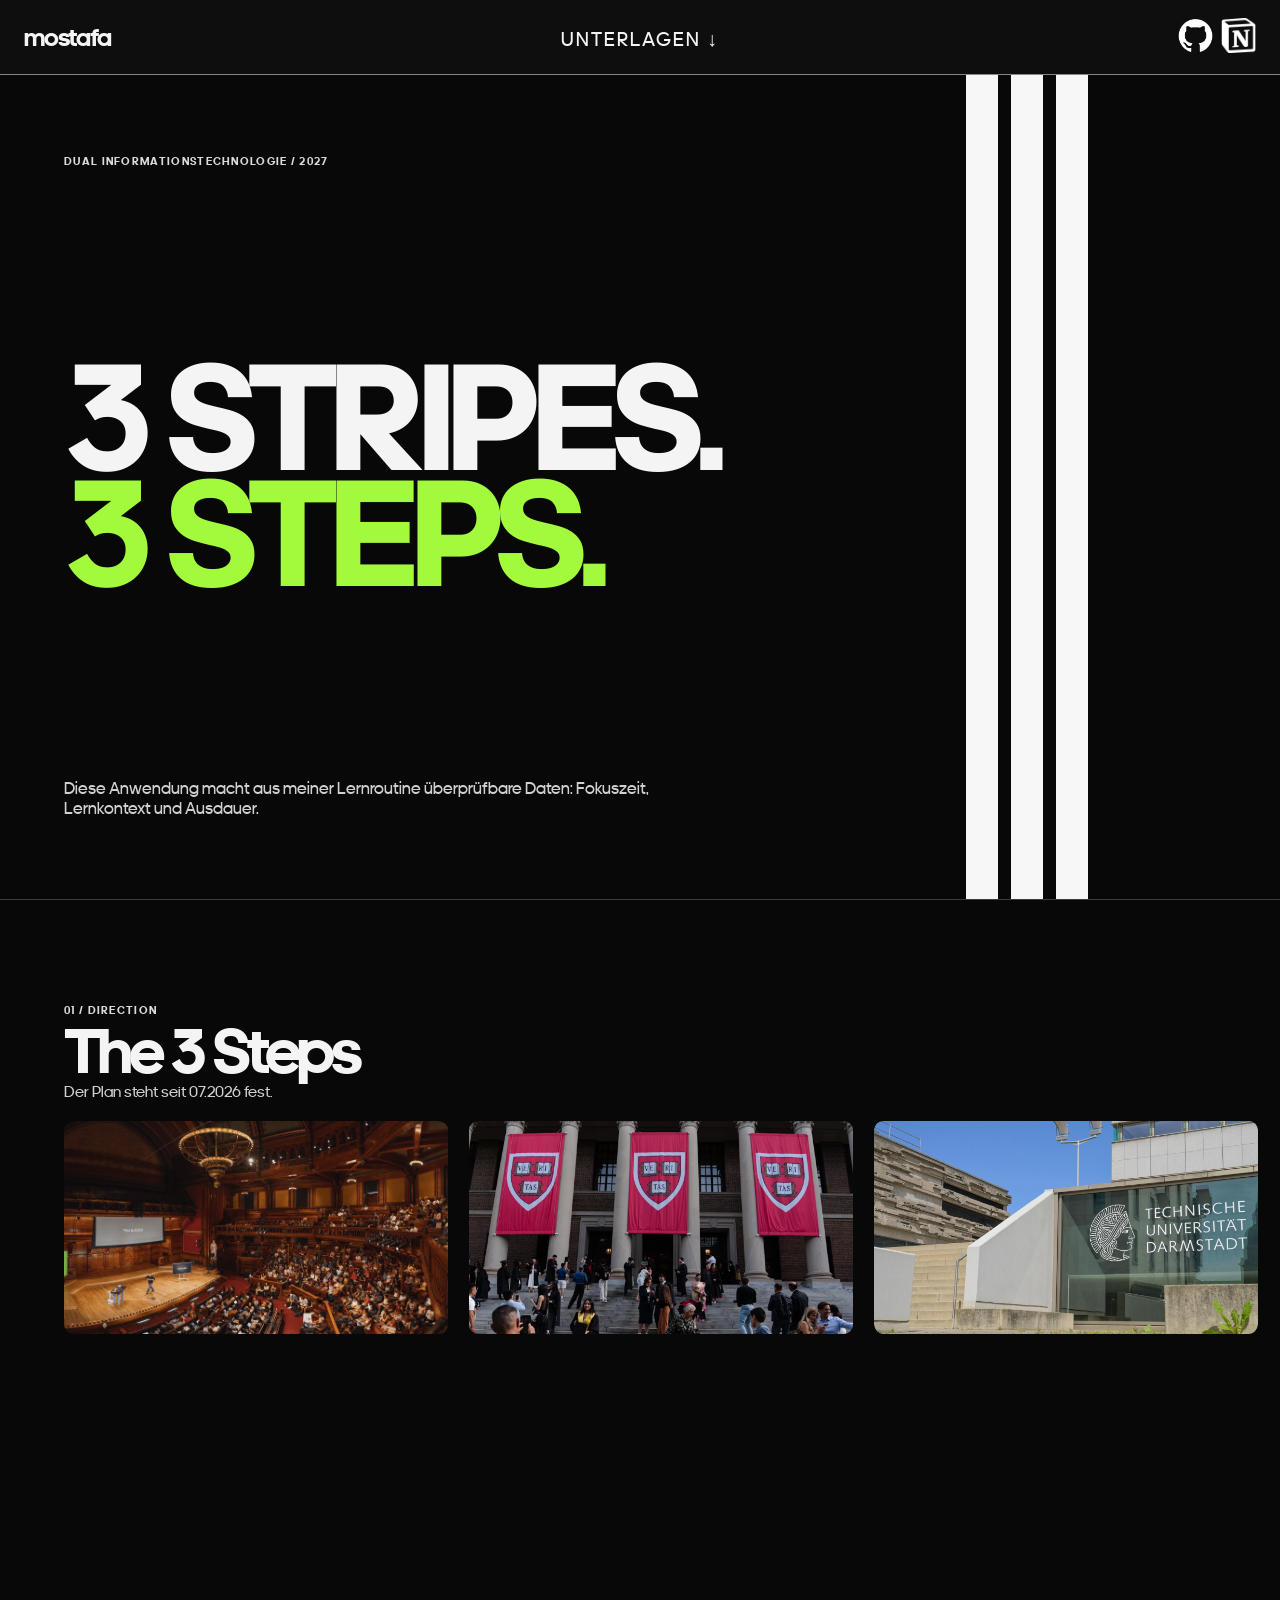
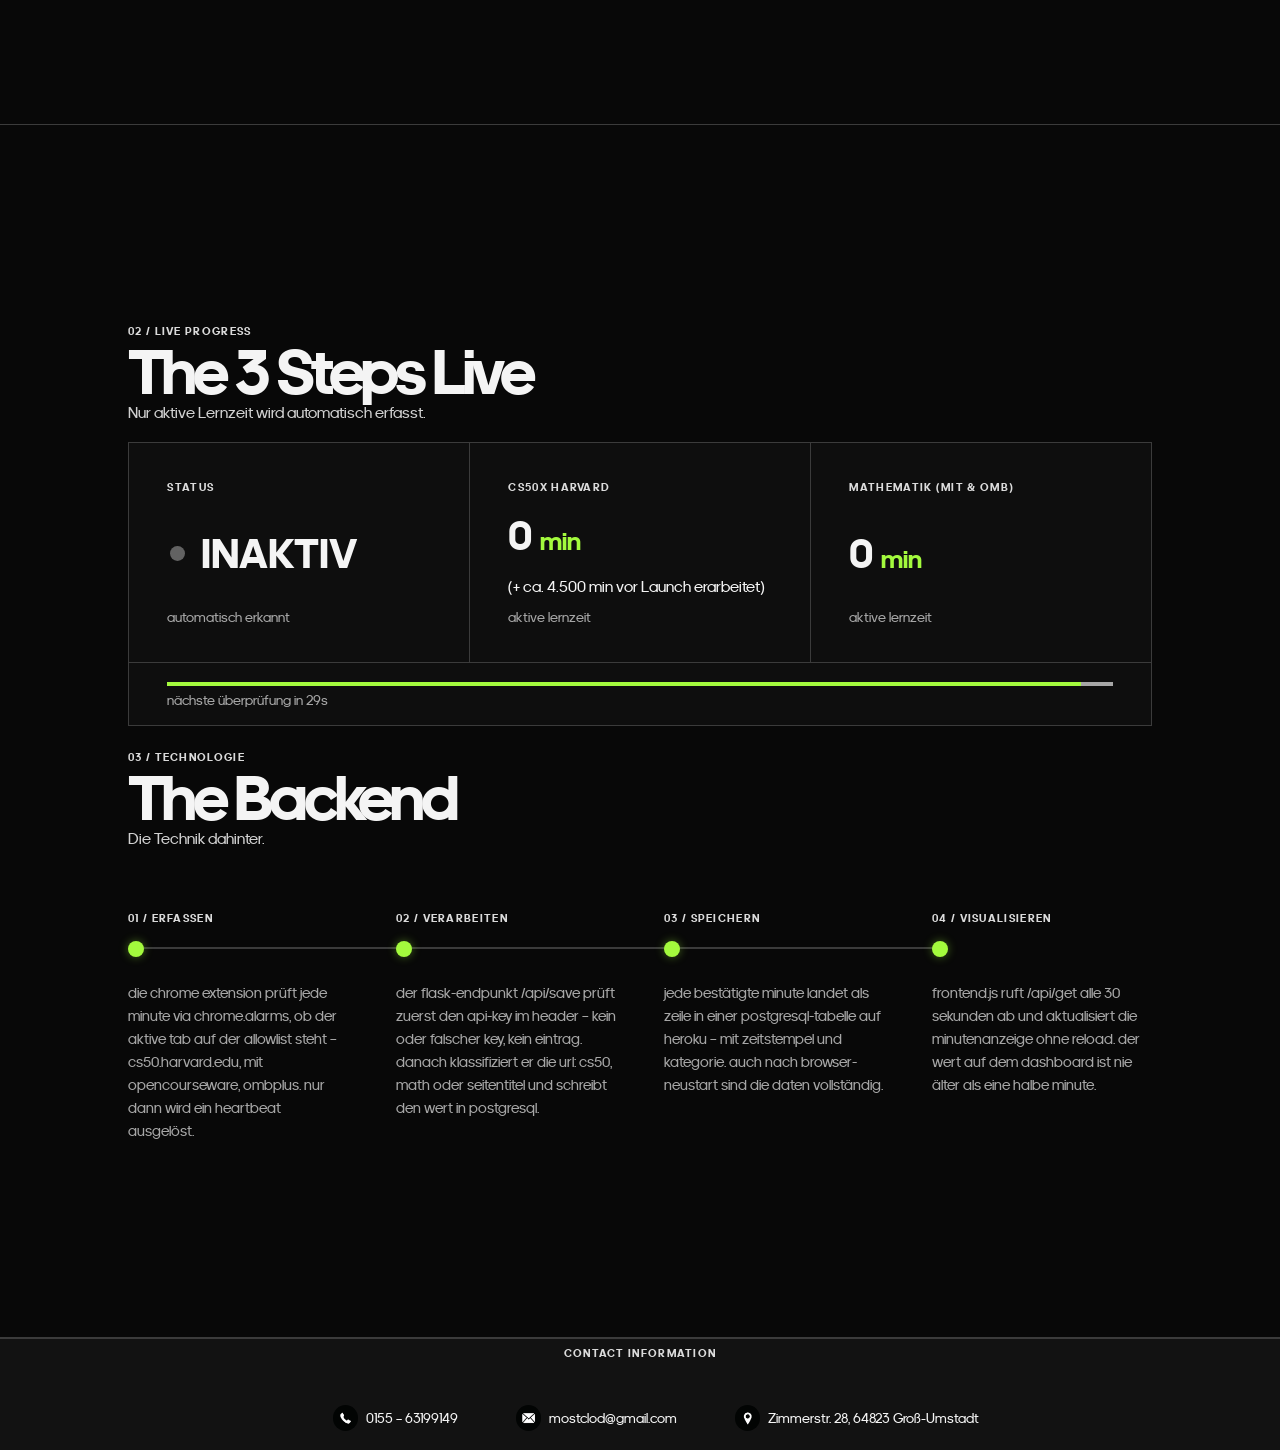
<file: index.html>
<!DOCTYPE html>
<html lang = "de">
    <head>
        <meta name="viewport" content="width=device-width, initial-scale=1.0">
        <meta name="format-detection" content="telephone=no">
        <link rel="stylesheet" href="https://cdn.jsdelivr.net/npm/swiper@11/swiper-bundle.min.css">
        <link rel="stylesheet" href="styles.css">
        <title> 
            adidas x mostafa
        </title>
    </head>
    <body>
        <header class= "header-container">
            <div class ="navbar">
                <div class="nav-left"> 
                        <a class="return-button" href="#" aria-label="Übergang zur Startseite">mostafa</a>
                </div>
                <div class="nav-center">
                    <button class ="nav-switch-toggle" type="button" >  <span>unterlagen </span> <span class = "nav-switch-toggle-arrow">&#8595;</span></button>
                </div>
                <div class="nav-right">
                    <a class="nav-item" href ="https://github.com/ms1a-eng/adidasXmostafa" target="_blank" rel="noopener noreferrer">
                        <img class="nav-icon" src="Bilder/GitHub.png" alt="GitHub in white"></a>
                    <a class="navItem" href ="https://adidasxmostafa.notion.site/adidas-x-mostafa-39feb5472fcc8019b490dba3f17aba53?pvs=74" target="_blank" rel="noopener noreferrer">
                        <img class = "nav-icon" alt="Notion icon in white" src ="Bilder/Notion.png"></a>
                </div> 
            </div>
            <div class ="nav-menu">
                <a class = "nav-menu-box" aria-label = "Übergang zu den Projekten" href="https://canva.link/adidasxmostafa" target="_blank" rel="noopener noreferrer">Wer bin ich?</a> 
                <a class = "nav-menu-box" aria-label = "Übergang zu Wer Bin ich" href="Bilder/Letzten_3_Zeugnisse.pdf" target = "_blank" rel="noopener noreferrer">Zeugnis</a>
                <a class = "nav-menu-box" aria-label = "Übergang zum Lebenslauf" href="Bilder/Lebenslauf.MSN.pdf" target = "_blank" rel="noopener noreferrer">Lebenslauf</a>
            </div>
        </header>


        <main>
            <section class="hero">
                    <div class="three-stripes">
                        <span></span>
                        <span></span>
                        <span></span>
                    </div>
                    <p class="eyebrow">dual informationstechnologie / 2027</p>
                    <h1>3 Stripes. <br> <span>3 Steps.</span> </h1>
                    <p class="lead">Diese Anwendung macht aus meiner Lernroutine überprüfbare Daten: Fokuszeit, Lernkontext und Ausdauer.</p>
            </section>
            <section class="hero">
                <div class = "swiper">
                    <div class="collectionName">
                        <span class="eyebrow">01 / direction</span>
                        <h2>The 3 Steps</h2>
                        <p class="small-lead">Der Plan steht seit 07.2026 fest.</p>
                    </div>                    <div class="swiper-wrapper">
                        <article class="card swiper-slide">
                            <div class="media"> <img id="cs50" src="Bilder/CS50.png" alt="CS50 lecture photo"></div>
                            <div class="card-content"> 
                                <h2 class="title">Harvard Introduction to Computer Science (9 wochen von 10 geschafft!)</h2> 
                                <p class="text">CS50 wurde gewählt, um Informatik von Grund auf zu verstehen.
                                    Der Kurs lehrte vor allem, wie man Aufgaben unabhängig von der genutzten
                                    Technologie löst – wie man Probleme strukturiert und einzeln angeht.
                                    Zudem war der Kurs intensiv genug, um alte Fehlkonzepte zu korrigieren
                                    und neue Grundlagen wirklich zu verstehen.
                                </p>  
                             </div>
                        </article>
                        <article class="card swiper-slide">
                            <div class="media"> <img src="Bilder/MIT.png" alt="MIT house photo"></div>
                            <div class="card-content"> 
                                <h2 class="title">MIT & OMB+ Matheintensiv-Kurse (ab 24.09 bis 12.10)</h2> 
                                <p class="text">OMB+ und MIT wurden gewählt, um Mathematik von Grund auf zu verstehen,
                                    statt nur oberflächlich aufzufrischen: OMB+ zur Wiederholung der Grundlagen,
                                    MIT für das echte Verständnis von Uni-Mathematik. Das erleichtert nicht nur
                                    das spätere Studium, sondern macht auch komplexe Algorithmen und anspruchsvolle
                                    Programme überhaupt erst machbar.
                                </p>
                            </div>
                        </article>
                        <article class="card swiper-slide">
                            <div class="media"> <img src="Bilder/TU-Darmstadt.png" alt="TU-Darmstadt house photo"></div>
                            <div class="card-content"> 
                                <h2 class="title">TU Darmstadt (ab 01.10)</h2> 
                                <p class="text">TU Darmstadt wurde gewählt, um organisatorisch auf Top-Niveau zu kommen.
                                    Lehrkräfte und Studenten betonen oft, dass die Stoffmenge und Aufgaben zeitlich kaum
                                    zu schaffen sind, wenn man sich nicht extrem gut organisiert. Mein Ziel ist es,
                                    in diesem Jahr bis zum Start bei adidas das Maximum herauszuholen: fachliche Tiefe,
                                    Disziplin und saubere Selbstorganisation.
                                </p>
                            </div>
                        </article>
                    </div>
                </div>
            </section>
            <section class="hero">
                <section class="tech-section">
            <div class="collectionName">
                        <span class="eyebrow">02 / live progress</span>
                        <h2>The 3 Steps Live</h2>
                        <p class="small-lead">Nur aktive Lernzeit wird automatisch erfasst.</p>
                    </div>
                <section class="data-page">
                <ol class="progress-grid">
                    <li>
                        <p class="eyebrow">STATUS</p>
                        <h2 class="status-title"><span id="active-area">inaktiv</span></h2>
                        <p class="xsmall-lead">automatisch erkannt</p>
                    </li>

                    <li>
                        <p class="eyebrow">CS50x HARVARD</p>
                        <h2> <span class="cs50"> 0</span> <small>min</small></h2>
                        <a class="before-launch"  href="https://app.notion.com/p/adidasxmostafa/adidas-x-mostafa-39feb5472fcc8019b490dba3f17aba53?source=copy_link#39feb5472fcc808199c9dbe49ca9d87a" target="_blank">(+ ca. 4.500 min vor Launch erarbeitet)
                        <span class="proof-box">Beweise ↗</span>
                        </a> 
                        <p class="xsmall-lead">aktive Lernzeit</p>
                        
                    </li>
                    <li>
                       <p class="eyebrow">MATHEMATIK (MIT & OMB)</p>
                        <h2> <span class="math"> 0</span> <small>min</small></h2>
                        <p class="xsmall-lead">aktive Lernzeit</p>
                    </li>
                    </ol>
                    <div class="sync-panel">
                        <div class="sync-track"> <div class="sync-fill"></div> </div>
                        <p class="xsmall-lead"> Nächste Überprüfung in <span id="sync-timer">30</span>s</p>
                    </div>
                    <div class="collectionName">
                        <span class="eyebrow">03 / technologie</span>
                        <h2>The Backend</h2>
                        <p class="small-lead">Die Technik dahinter.</p>
                     <ol class="tech-path">
                        <li>
                            <p class="eyebrow">01 / Erfassen</p>
                            <span class="tech-dot"></span>
                            <p class="xsmall-lead">Die Chrome Extension prüft jede Minute via chrome.alarms, ob der aktive Tab auf der Allowlist steht – cs50.harvard.edu, MIT OpenCourseWare, ombplus. Nur dann wird ein Heartbeat ausgelöst.
                            </p>
                        </li>

                        <li>
                            <p class="eyebrow">02 / Verarbeiten</p>
                            <span class="tech-dot"></span>
                            <p class="xsmall-lead">Der Flask-Endpunkt /api/save prüft zuerst den API-Key im Header – kein  oder falscher Key,  kein Eintrag. Danach klassifiziert er die URL: cs50, math oder Seitentitel und schreibt den Wert in PostgreSQL.</p>                     
                        </li>
                        <li>
                             <p class="eyebrow">03 / Speichern</p>
                            <span class="tech-dot"></span>
                            <p class="xsmall-lead">Jede bestätigte Minute landet als Zeile in einer PostgreSQL-Tabelle auf Heroku – mit Zeitstempel und Kategorie. Auch nach Browser-Neustart sind die Daten vollständig.</p>
                        </li>
                        <li>
                            <p class="eyebrow">04 / Visualisieren</p>
                            <span class="tech-dot"></span>
                            <p class="xsmall-lead">frontend.js ruft /api/get alle 30 Sekunden ab und aktualisiert die Minutenanzeige ohne Reload. Der Wert auf dem Dashboard ist nie älter als eine halbe Minute.</p>
                        </li>
                     </ol>
                    </div>
                    </section>
                </section>
        </main>
        <section >
            <footer class= "footer-container">
                <div class = "footer-bar">
                    <div class = "footer-bar-headline">
                        <p class="eyebrow">Contact Information</p>
                    </div>
                    <div class = "footer-bar-content">
                        <div class="footer-bar-content">
                            <a class="footer-bar-content-info" target="_blank" href="tel:015563199149">
                                <img class="img" src="Bilder/footer-img-telefon.png" alt="Telefon">
                                <span>0155 – 63199149</span>
                            </a>
                        
                            <a class="footer-bar-content-info" target="_blank" href="mailto:mostclod@gmail.com">
                                <img class="img" src="Bilder/footer-img-brief.png" alt="E-Mail">
                                <span>mostclod@gmail.com</span>
                            </a>
                        
                            <a class="footer-bar-content-info" target="_blank" rel="noopener noreferrer" href="https://maps.app.goo.gl/7abbT64fNCdpnG3Z8">
                                <img class="img" src="Bilder/footer-img-ort.png" alt="Standort">
                                <span>Zimmerstr. 28, 64823 Groß-Umstadt</span>
                            </a>
                        </div>
                </div>
            </footer>
        </section>     
        <script src="https://cdn.jsdelivr.net/npm/swiper@11/swiper-bundle.min.js"></script>
        <script src="swiper.js"></script>
        <script src="frontend.js"></script>
        <script data-collect-dnt="true" async src="https://scripts.simpleanalyticscdn.com/latest.js"></script>
    </body>
</html>
</file>
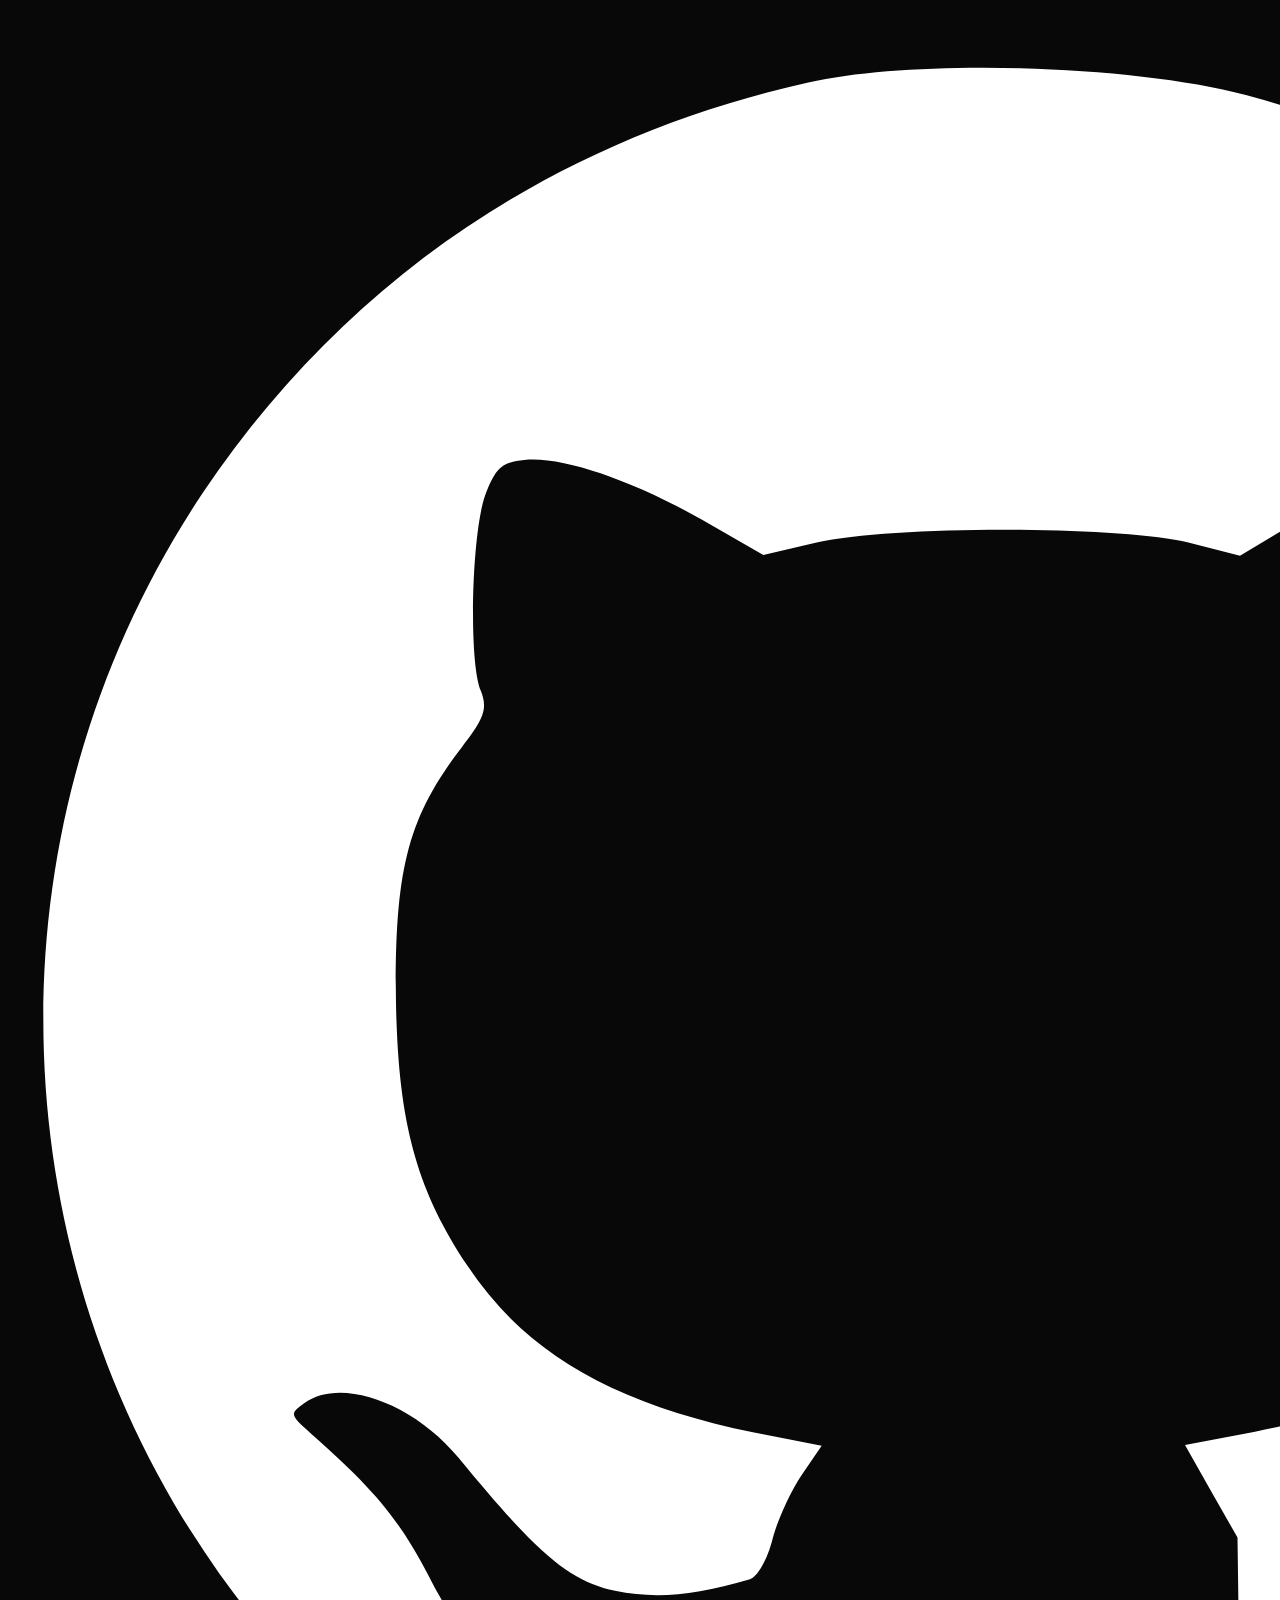
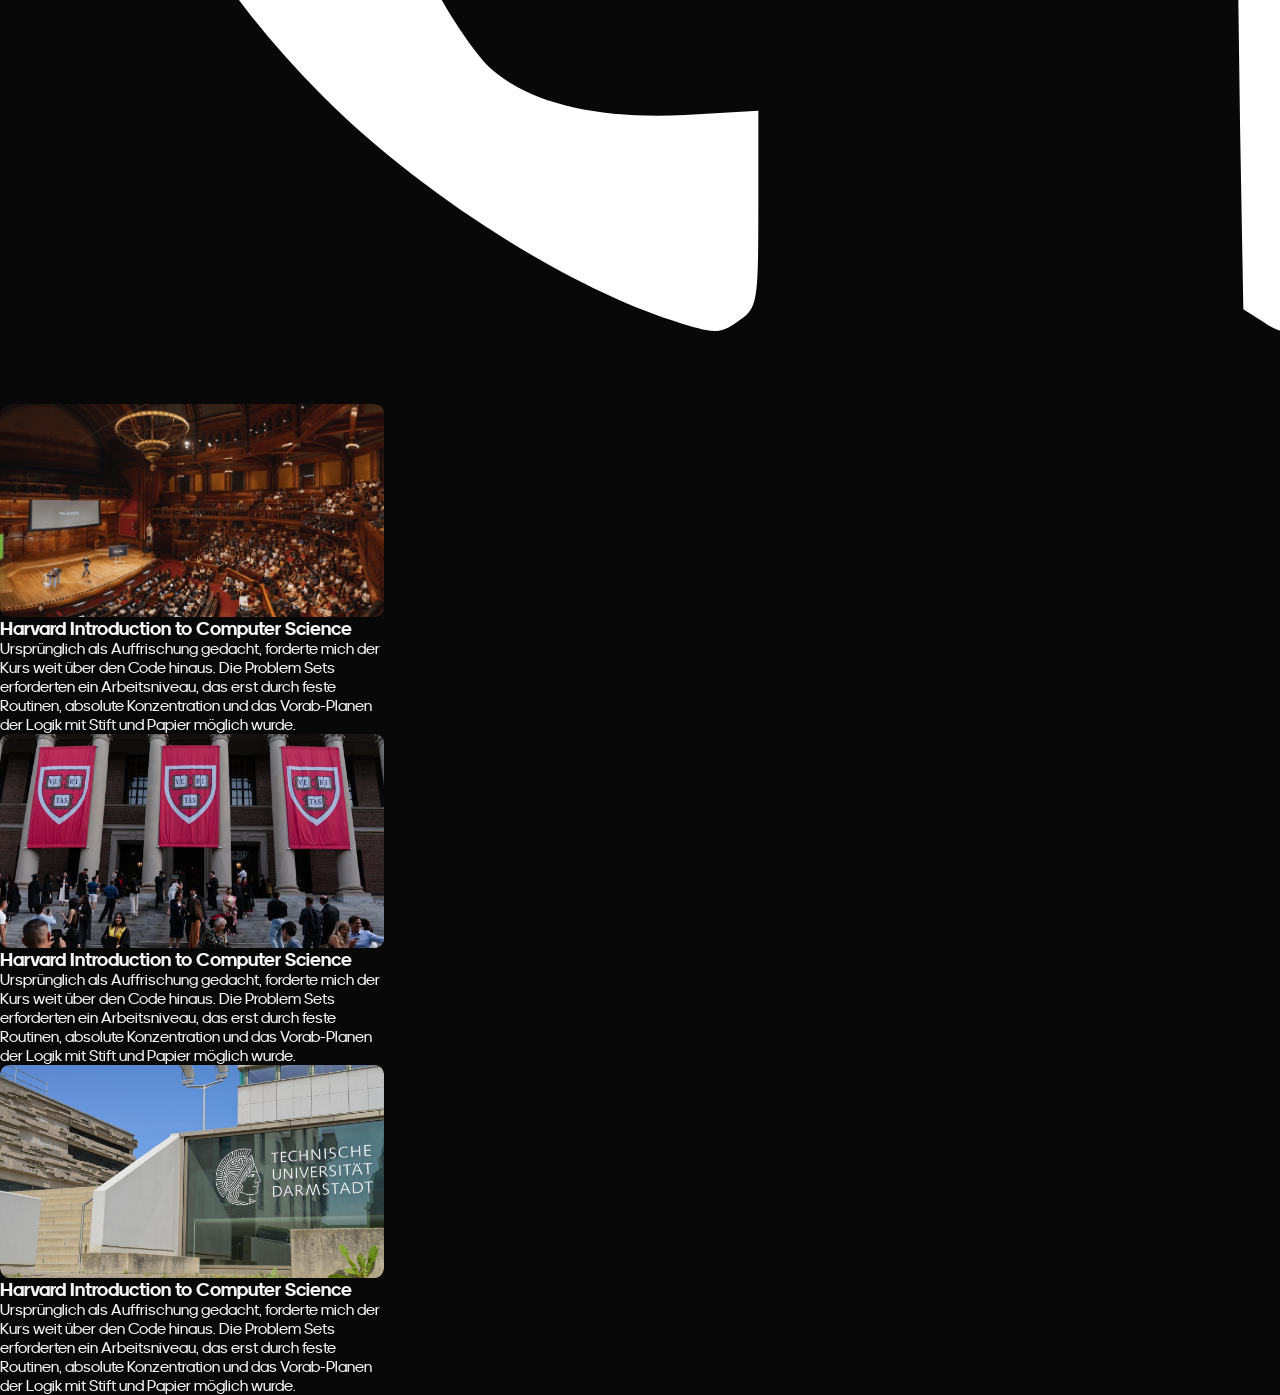
<file: main.html>
<!DOCTYPE html>
<html>
    <head>
        <link rel="stylesheet" href="styles.css">
        <title> 
            adidas x mostafa
        </title>
    </head>
    <body>
        <main>
            <a class="githubLink" href ="https://github.com/ms1a-eng" target="_blank" rel="noopener noreferrer"><img class="githubIcon" src="Bilder/GitHub.png" alt="GitHub in white"></a>
                <div class = "cards-container">
                    <article class="card">
                        <div class="media">
                            <img id="cs50" src="Bilder/CS50.png" alt="CS50 lecture photo">
                        </div>
                        <div class="content">
                        <h3 class="title">Harvard Introduction to Computer Science</h3>
                            <p class="text"> Ursprünglich als Auffrischung gedacht, forderte 
                                mich der Kurs weit über den Code hinaus. Die Problem Sets erforderten ein Arbeitsniveau,
                                das erst durch feste Routinen, absolute Konzentration und das Vorab-Planen der Logik mit Stift und 
                                Papier möglich wurde.
                            </p>
                        </div>
                    </article>

                    <article class="card">
                        <div class="media">
                            <img src="Bilder/MIT.png" alt="MIT house photo">
                        </div>
                        <div class="content">
                        <h3 class="title">Harvard Introduction to Computer Science</h3>
                            <p class="text"> Ursprünglich als Auffrischung gedacht, forderte 
                                mich der Kurs weit über den Code hinaus. Die Problem Sets erforderten ein Arbeitsniveau,
                                das erst durch feste Routinen, absolute Konzentration und das Vorab-Planen der Logik mit Stift und 
                                Papier möglich wurde.
                            </p>
                        </div>
                    </article>

                    <article class="card">
                        <div class="media">
                            <img src="Bilder/TU-Darmstadt.png" alt="TU-Darmstadt house photo">
                        </div>
                        <div class="content">
                        <h3 class="title">Harvard Introduction to Computer Science</h3>
                            <p class="text"> Ursprünglich als Auffrischung gedacht, forderte 
                                mich der Kurs weit über den Code hinaus. Die Problem Sets erforderten ein Arbeitsniveau,
                                das erst durch feste Routinen, absolute Konzentration und das Vorab-Planen der Logik mit Stift und 
                                Papier möglich wurde.
                            </p>
                        </div>
                    </article>
                </div>
            </div>
        <div class ="changing" data-info = "WIP Hier werden die buttons eingebaut für das wechseln" > 

        </div>
    </main>
</body>
</html>
</file>
<file: styles.css>
:root
{
    --bg-main: #080808;
    --bg-darkgrey: #121212;
    --dark-grey: #0e0e0e;
    --muted-grey: #a6a6a6;
    --text-color:#f4f4f4; 
    --elgant-line: rgba(255,255,255, 0.5);
    --transition-formula: cubic-bezier(0.16, 1, 0.3, 1);
    --title-size: clamp(16px, 3vw, 25px);
    --text-size: clamp(10px, 1.5vw, 16.5px);
    --line: #3b3b3b;
    --solar-green: #A3FA3D;
    --solar-red: #e63f3f
}
.hero
{
    max-width: 1800px;
    margin-left: auto;
    margin-right: auto;
}
.data-page
{
    max-width: 1800px;
}

a[href^="tel"], a[href^="malito"] ,a[href^="https"]{
    color: inherit; 
    text-decoration: none; 
  }
  
.hero 
{
    min-height: calc(100vh - 75px); /*75px from the navbar!*/
    padding: 5rem 5vw; 
    display: flex;
    flex-direction: column;
    justify-content: space-between;  
    border-bottom: 1px solid var(--line);
}

/*
section:nth-of-type(even)
{
    background: var(--bg-darkgrey);
}
*/

html::-webkit-scrollbar {
    display: none;
}

html, body{
    -ms-overflow-style: none;
    scroll-behavior: smooth;
    scrollbar-width: none;
    overflow-x: clip;
}

*, *::before, *::after
{
    box-sizing: border-box;
    margin: 0;
    padding: 0;
}

@font-face 
{
    font-family: "adifont";
    font-weight: bold;
    src: url(schrift/adineuepro-boldweb.woff) format("woff");
}

@font-face 
{
    font-family: "adifont";
    font-weight: normal;
    src: url(schrift/adineuepro-regularweb.woff) format("woff");
}

/*              BODY SETTINGS                */

body 
{
    background-color: var(--bg-main);
    color: var(--text-color);
    font-family: "adifont", sans-serif;
    -webkit-font-smoothing: antialiased;
}

/*              NAVBAR SETTINGS               */

.header-container{
    z-index: 100;
    top: 0;
    position: sticky;
}

.navbar
{
  position: relative;
  top: 0px;
  z-index: 2;
  background-color: rgb(8 8 8 / 80%);
  backdrop-filter: blur(12px);
  -webkit-backdrop-filter: blur(12px); /*Best-Practice nicht alle Browser versionen Unterstützen backdrop-filter (Apple)*/
  border-bottom: 1px solid var(--elgant-line);
  display: flex;
  align-items: center;
  justify-content: center;
  height: 75px;
  padding: 0 24px;
}

.nav-left
{
    flex: 1; /* create a box based on the free space */
}

.nav-left .return-button
{
    text-decoration: none;
    font-weight: 700;
    letter-spacing: -.048em;
    color: var(--text-color);
    font-size: var(--title-size); 
}

.nav-center .nav-switch-toggle-arrow{
    transition: transform 1.2s var(--transition-formula);
    display: inline-block;
}

.nav-switch-toggle.is-open .nav-switch-toggle-arrow{
    transform: rotate(180deg);
}

.nav-center span
{
    font-size: clamp(13px, 2vw, 20px);
    text-transform: uppercase;
    letter-spacing: 0.1em; /* 0.1 * var(--text-size) */
}

.nav-center .nav-switch-toggle
{
    cursor: pointer;
    background: none;
    border: none;
    color: inherit;
    font: inherit;
    padding: 0;
    font-size: clamp(20px, 3vw, 24px);
}

.nav-menu{
    position: absolute;
    display: flex;
    top: 100%;
    width: 100%;
    height: 400px;
    pointer-events: none;
    background-color:rgba(43, 43, 43, 1);
    transform: translateY(-400px);
    justify-content: center;
    align-items: center;
    gap: clamp(25px, 3vw, 35px);
    transition: transform 2s var(--transition-formula),
                opacity 2s,
                background-color 2s; 
    z-index: 1;
}

.nav-menu.is-open
{
    pointer-events: auto;
    transform: translateY(0px);
}

.nav-menu-box  
{
    display: flex;

    color: var(--text-color);
    font-size: clamp(20px, 3vw, 35px);
    text-decoration: none;
    height: 55%;
    aspect-ratio: 2/1;
    justify-content: center;
    align-items: center;
    border: 2px solid rgba(255, 255, 255, 0.85);
}

.nav-menu-box:hover
{
    background-color: rgba(255, 255, 255, 0.9);
}

.nav-right
{
    flex: 1;  /* create a box based on the free space */
    display: flex; /* flex on the paraent wouldnt suffice, since the it has div childs*/
    justify-content: flex-end;
    gap: clamp(8px, 1.3%, 12px);
}

.nav-icon
{
    transition: transform 2s var(--transition-formula); 
    width: clamp(25px, 3vw, 35px);
    aspect-ratio: 1/1;
}

.nav-icon:hover
{
    transform: scale(1.08);
}

/*              CARD SETTINGS                */

.card
{
    position: relative;
    cursor: pointer;
    overflow: hidden;
    width: clamp(40px, 30vw, 520px);
    transition: transform 2s var(--transition-formula),
    filter 1s var(--transition-formula);
}

/*              CARD MEDIA                */

.card .media 
{ 
    width: 100%;
    aspect-ratio: 4.5/2.5;
    overflow: hidden;
    border-radius: clamp(4px, 1vw, 9px);
}

.card .media img
{
    width: 100%;
    height: 100%;
    object-fit: cover;
    display: block;
}

.card:hover 
{
    filter:brightness(1.3);
    transform: scale(1.05);
}

/*              COLLECTION NAME                */

.collectionName 
{
    margin: clamp(10px, 1.5vw, 30px) 0px clamp(10px, 1.5vw, 30px) 0px;
}

.collectionName h2
{
    font-size: clamp(2.45rem, 5vw, 5.3rem);
    letter-spacing: -.061em;
    line-height: 1;
}

.small-lead
{
    line-height: 1.2;
    color: #d0d0d0;
    max-width: 20rem;
} 

.swiper{
    overflow: visible;
}

/*              CARD CONTENT                */

.card-content 
{
    opacity: 0;
    max-height: 0;
    overflow: hidden;
    transform: translateY(25px);
    transition: opacity 0.6s var(--transition-formula), 
                transform 0.6s var(--transition-formula),
                filter 0.6s var(--transition-formula),
                max-height 0.6s var(--transition-formula); 
    margin-top: 15px;
}

.card-content .title 
{
    font-size: var(--title-size);
    text-transform: uppercase;
    color: var(--text-color);
    letter-spacing: 1px;
}

.card-content .text
{
    font-size: var(--text-size);
    color: rgba(255, 255, 255, 0.85);
}


/*              MAGAZINE LOGIC                */


.swiper.is-magazine .card:not(.is-active)
{
    filter: blur(20px);
    opacity: 0.4;
}

.swiper.is-magazine .card.is-active
{
    filter: blur(0px);
    opacity: 1; 
}

.swiper.is-magazine .card.is-active .card-content
{
    max-height: 300px;
    opacity: 1;
    transform: translateY(0);
}

.mid-page {
    height: 100vh;
    padding: 40px;
    border-top: 1px solid var(--elgant-line);
}

.eyebrow 
{ 
    font-size: 0.68rem;
    /*margin-bottom: 5vw;*/
    color: rgba(255, 255, 255, 0.85);
    font-weight: bold;
    text-transform: uppercase; 
    letter-spacing: .12em;
}
.h1, .eyebrow, .lead
{
    position: relative;
    z-index: 1;
}

h1
{
    font-size: clamp(3.2rem, 12vw, 15.5rem);
    margin: 5vh 0;
    letter-spacing: -0.05em; /*-0.05 of the font size*/
    text-transform: uppercase; 
    line-height: 0.75; 
}

h1 span
{
    color: var(--solar-green);
}

.lead
{
    font-size: clamp(1rem,1.3vw, 2rem);
    line-height: 1.2;
    color: #d0d0d0;
    max-width: 39.5rem;
}

.xsmall-lead
{
    text-transform: lowercase;
    font-size: clamp(0.85rem,0.68vw, 1rem);
    line-height: 0.8;
    color: var(--muted-grey);
}

.progress-grid 
{
    border-left: 1px solid var(--line);
    border-top: 1px solid var(--line);
    display: grid;
    grid-template-columns: repeat(3, 1fr);
}
.before-launch
{
    text-transform:none;
    position: relative;
    cursor: pointer;
    transition: visibility 2s var(--transition-formula),
                opacity 2s var(--transition-formula);
}
.before-launch:hover .proof-box 
{
    visibility: visible;
    opacity: 1;
}
.proof-box 
{
    position: fixed;
    font-size: 0.8rem;
    opacity: 0;
    border: 1px solid var(--line);
    padding: 0.5em 0.5em;
    background-color: #0e0e0e;
    color: var(--text-color); 
    text-decoration: none;
}


section.hero:first-of-type
{
    position: relative;
    overflow: hidden;
}
.three-stripes
{  
    z-index: 0; /*stay in the background */
    position: absolute;
    top: 0;
    bottom: 0;
    right: 15vw; 
    display: flex;
    gap: clamp(10px, 1vw, 18px);
}

.tech-path
{   
    list-style: none;
    display: grid;
    grid-template-columns: repeat(4, 1fr);
    position: relative;
}
.sync-panel
{
    border-top: none;
    background-color: #0e0e0e;
    padding: 1.2rem clamp(1.5rem, 3vw, 2.6rem);
    border-right: 1px solid var(--line);
    border-left: 1px solid var(--line);
    display: flex;
    flex-direction: column;
    gap: 0.6rem;
}

.tech-dot
{
    position: absolute;
}

.three-stripes span
{
   background-color: rgb(247, 247, 247);
    width: clamp(12px, 2.5vw, 45px);
   height: 100%;
}

.progress-grid li
{
    text-transform: uppercase;
    background-color: #0e0e0e;
    padding: clamp(1.5rem,3vw,2.6rem);
    color:#f4f4f4;
    list-style: none;
    min-height: 220px;
    border-right: 1px solid var(--line); 
    border-bottom: 1px solid var(--line);
}

.progress-grid h2
{
    font-size: clamp(1.2rem, 3.3vw, 4.5rem);
}

.progress-grid li small
{
    font-size: clamp(0.89rem, 2vw, 2.89rem);
    text-transform: lowercase;
    font-weight: bold;
    color: var(--solar-green);

}
.progress-grid li
{
    display: flex;
    flex-direction: column;
    justify-content: space-between;
}

.status-title
{
    white-space: nowrap;
    display: inline-flex;
    align-items: center;
    gap: 0.3em;
}
.status-title::before
{
    content:"";
    display: inline-block; 
    width: 0.35em;
    height: 0.35em;
    border-radius: 50%;
    margin-right: 0.2rem;
    margin-left: 1%;
    background: rgb(98, 98, 98);
}

.status-title.is-live::before
{
    background: var(--solar-green);
    box-shadow: 0 0 0 4px rgb(216 255 52 / 20%);
}

.sync-panel
{
    border-top: none;
    background-color: #0e0e0e;
    padding: 1.2rem clamp(1.5rem, 3vw, 2.6rem);
    border-bottom: 1px solid var(--line);
    border-right: 1px solid var(--line);
    border-left: 1px solid var(--line);
    display: flex;
    flex-direction: column;
    gap: 0.6rem;
}

.sync-track
{
    height: 4px;
    max-width: none;
    width: 100%;
    background-color: var(--muted-grey);
}

.sync-fill
{
 height: 100%;
 width: 100%;
 background-color: var(--solar-green);
 transition: width 1s linear;
}


/*              Tech Page                  */ 



.tech-section {   
    min-height: 100vh;                    
    padding: 6rem 5vw;                     
    display: flex;
    flex-direction: column;
    justify-content: center;              
}


.tech-page {
    display: flex;
    flex-direction: column;
    justify-content: center;
    min-height: 100vh;
}

.tech-container {
    width: 100%;
    max-width: 1400px;
    margin: 0 auto;
}

.tech-path {
    display: grid;
    grid-template-columns: repeat(4, 1fr);
    gap: 3rem;
    padding: 0;
    margin-top: 4rem;
    list-style: none;
}

.tech-path li {
    position: relative;
    display: flex;
    flex-direction: column;
    align-items: flex-start;
}


.tech-path li::before {
    content: "";
    position: absolute;
    left: 8px;
    width: calc(100% + 3rem); 
    height: 2px;
    background-color: var(--line);
    top: 2.21rem; 
    z-index: 0;
}

.tech-path li:last-child::before {
    display: none;
}


.tech-dot {
    position: relative;
    z-index: 1; 
    width: 16px;
    height: 16px;
    border-radius: 50%;
    background-color: var(--solar-green);
    margin: 1rem 0 1.5rem 0;
    box-shadow: 0 0 10px rgba(163, 250, 61, 0.4); 
}

.tech-path .xsmall-lead {
    font-size: clamp(0.95rem, 1.2vw, 1.25rem);
    line-height: 1.5;
    color: var(--muted-grey);
}

.footer-container{
    border-top: 1px solid var(--line);
    background-color: var(--bg-darkgrey);
}

.footer-bar{
    display: flex;
    flex-direction: column;
    align-items: center;
    padding: 0.5rem 0 1.2rem 0;
    justify-content: center;
    min-height: 5rem; 
}

.footer-bar-headline{
    position: relative;
}

.footer-bar-content{
    display: flex; 
    gap: clamp(1rem, 2vw, 2.5rem);;
    margin-top: 1.4rem;
    align-items: center;
}

.footer-bar-content img{
     max-width: 2vw;
     aspect-ratio: 1/1;
     border-radius: 50%;
     object-fit: contain;
     margin-right: 0.5rem ;
     margin-left: 2rem;
}

.footer-bar-content-info{

    font-size: 0.9rem;
    color: var(--muted-grey);
}

.footer-bar-content-info {
    display: flex;
    align-items: center;
    color: inherit; 
    text-decoration: none;
}

@media(max-width: 500px)
{
    .progress-grid li {
        min-height: 110px;
    }
}

@media(max-width: 600px) { 
    .three-stripes{
    right: 2vw;
    opacity: 0.65;
    }
}

@media (max-width: 768px) {
    .progress-grid{
        grid-template-columns: 1fr;
    }

    .tech-path {
        grid-template-columns: 1fr;
        gap: 2.5rem;
    }

    .tech-path li {
        padding-left: 2.5rem;
    }

    .tech-dot {
        position: absolute;
        left: 0;
        top: 0;
        margin: 0;
    }

    .tech-path li::before {
        left: 7px;
        top: 16px;
        width: 2px;
        height: calc(100% + 2.5rem);
    }

    .footer-bar-content img {
        max-width: 5vw;
        margin-right: -0.5rem;
        margin-left: 1rem;
    }

    .footer-bar{
        min-height:3rem;
    }

    .swiper-wrapper{
        flex-direction: column;
        align-items: center;
        gap: 2.5rem;
    }

    .card{
        width: 80%;
    }

    .footer-bar-content-info{

        font-size: 0.8rem;
    }

    .footer-bar-content img{

        margin-right: 0.6rem;
   }

       .navbar {
        padding: 0 16px;
    }

    .nav-menu {
        flex-direction: column;
        height: auto;
        min-height: 320px;
        padding: 2rem 0;
        gap: 1.2rem;
    }

    .nav-menu-box {
        width: 80%;

        aspect-ratio: auto;
        padding: 1.5rem 1.8rem;

    }

}
</file>
